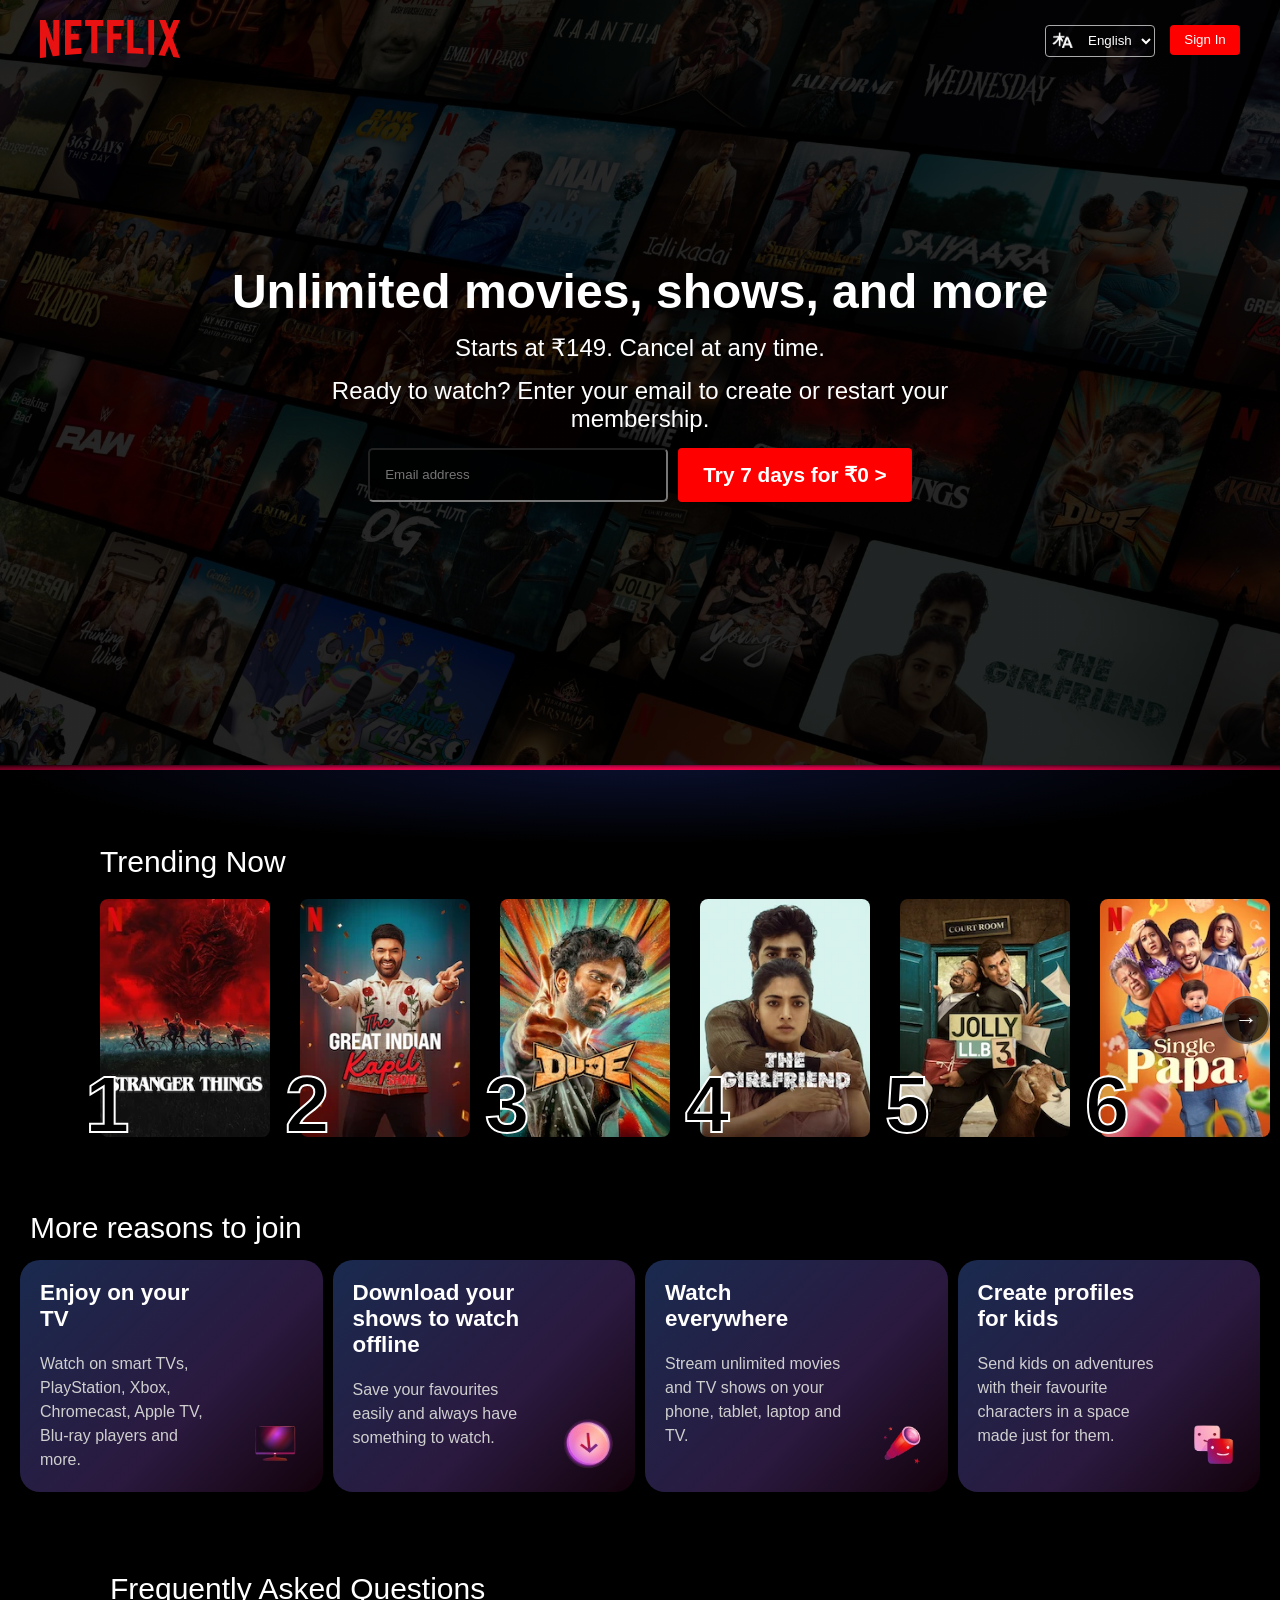
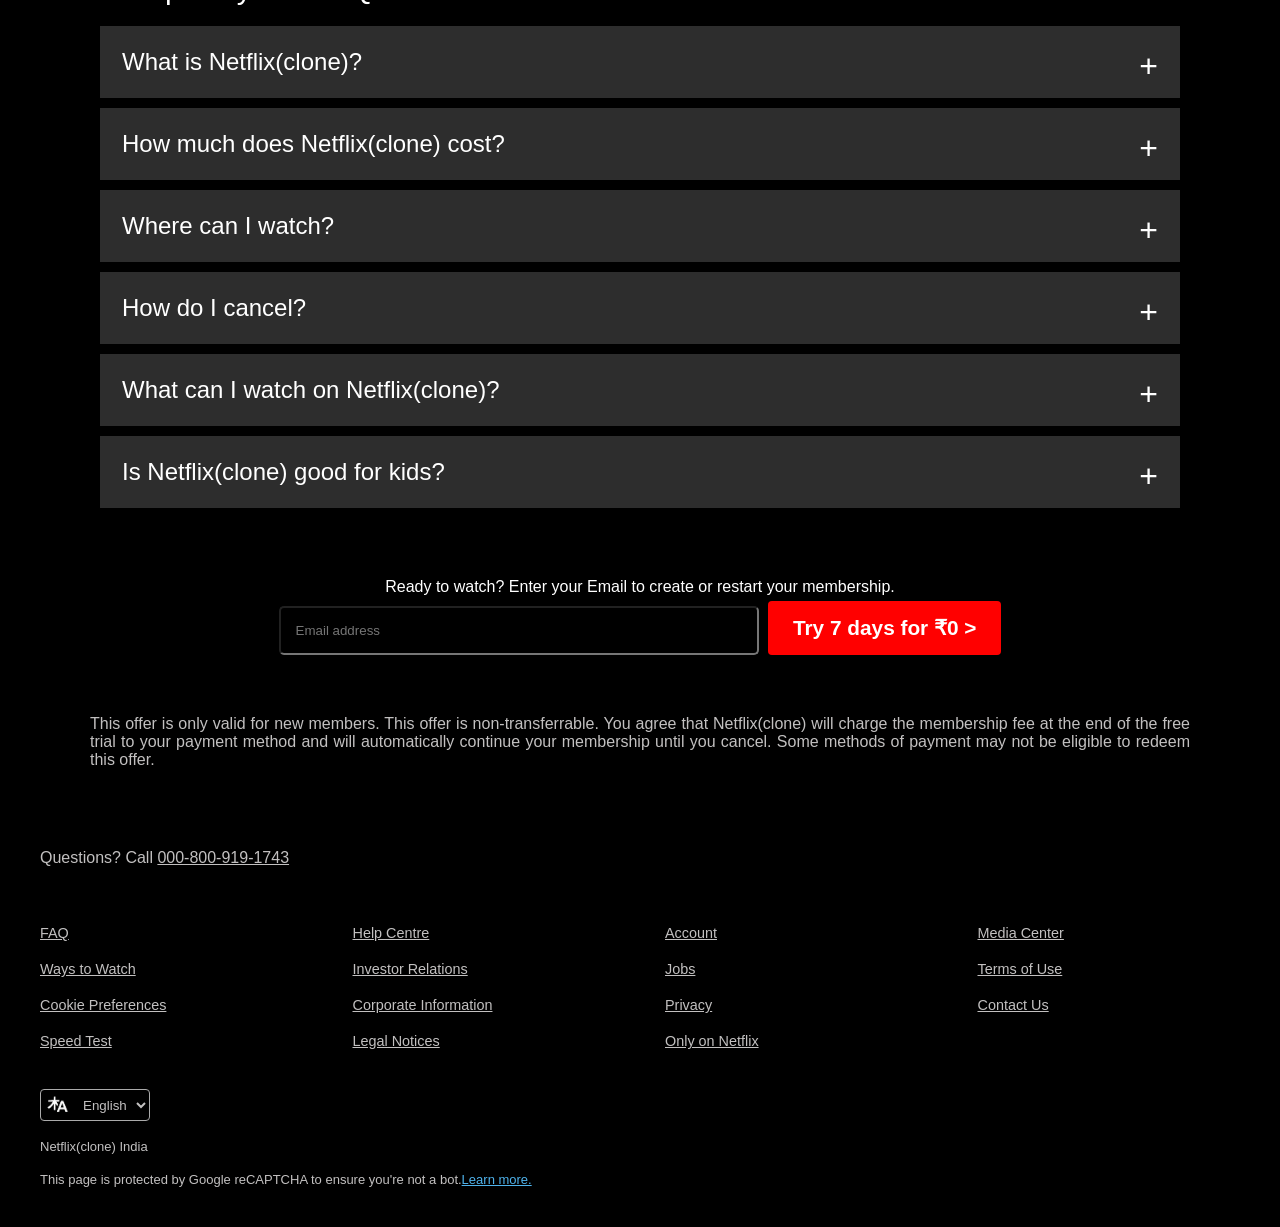
<file: index.html>
<!DOCTYPE html>
<html lang="en">
  <head>
    <meta charset="UTF-8" />
    <meta name="viewport" content="width=device-width, initial-scale=1.0" />
    <title>Netflix Clone</title>
    <link rel="stylesheet" href="./style.css" />
  </head>

  <body>
    <!-- HEADER -->
    <header>
      <div class="logo">
        <img src="logo.svg" />
      </div>
      <div class="header-right">
        <div class="trans-btn">
          <img src="./translate.png" />
          <select style="border: 0px">
            <option>English</option>
            <option>हिन्दी</option>
          </select>
        </div>
        <a href="#"><button class="btn">Sign In</button></a
        >
      </div>
    </header>

    <!-- HERO -->
    <section class="hero">
      <div class="hero-content">
        <h1>Unlimited movies, shows, and more</h1>
        <p>Starts at ₹149. Cancel at any time.</p>
        <p></p>
        <p>
          Ready to watch? Enter your email to create or restart your membership.
        </p>
        <div class="email-box">
          <input type="email" placeholder="Email address" />
          <button class="GS" style = "font-weight: bold; font-size: 1.3rem;">Try 7 days for ₹0 ></button>
        </div>
      </div>

      <!--Curve-container-->
      <div class="curve"></div>
    </section>

    <!--Curve-container-->
    <section class="curve"></section>

    <!-- TOP 10 -->
    <section class="section">
      <p class="TN">Trending Now</p>
      <div class="top10">
        <div class="top10-item"><span>1</span><a href="./ST-5.mp4"><img src="./img1.webp" /></a></div>
        <div class="top10-item"><span>2</span><a href="./TGIKSS.mp4"><img src="./img2.webp" /></a></div>
        <div class="top10-item"><span>3</span><a href="./Dude.mp4"><img src="./img3.webp" /></a></div>
        <div class="top10-item"><span>4</span><a href="./TheGirlfriend.mp4"><img src="./img4.webp" /></a></div>
        <div class="top10-item"><span>5</span><a href="./Jollyllb.mp4"><img src="./img5.webp" /></a></div>
        <div class="top10-item"><span>6</span><a href="./Singlepapa.mp4"><img src="./img6.webp" /></a></div>
        <div class="top10-item"><span>7</span><a href="./DelhiCrimes.mp4"><img src="./img7.webp" /></a></div>
        <div class="top10-item"><span>8</span><a href="./EmilyinParis.mp4"><img src="./img8.webp" /></a></div>
        <div class="top10-item"><span>9</span><a href="./TheNewsreader.mp4"><img src="./img9.webp" /></a></div>
        <div class="top10-item"><span>10</span><a href="./IdliKadai.mp4"><img src="./img10.webp" /></a></div>
      </div>
    </section>

    <!--Cards-->
    <section class="reasons">
      <p class="MR">More reasons to join</p>

      <div class="cards">
        <div class="card">
          <h3>Enjoy on your TV</h3>
          <p>
            Watch on smart TVs, PlayStation, Xbox, Chromecast, Apple TV, Blu-ray
            players and more.
          </p>
          <div class="icon">
            <img src="./computer.png" />
          </div>
        </div>

        <div class="card">
          <h3>Download your shows to watch offline</h3>
          <p>Save your favourites easily and always have something to watch.</p>
          <div class="icon">
            <img src="./Dropdown.png" />
          </div>
        </div>

        <div class="card">
          <h3>Watch everywhere</h3>
          <p>
            Stream unlimited movies and TV shows on your phone, tablet, laptop
            and TV.
          </p>
          <div class="icon">
            <img src="./popper.png" />
          </div>
        </div>

        <div class="card">
          <h3>Create profiles for kids</h3>
          <p>
            Send kids on adventures with their favourite characters in a space
            made just for them.
          </p>
          <div class="icon">
            <img src="./switch.png" />
          </div>
        </div>
      </div>
    </section>

    <!-- FAQ -->
    <p class="HF">Frequently Asked Questions</p>

    <div class="faq">
      <details>
        <summary>What is Netflix(clone)?</summary>
        <div class="answer">
          Netflix(clone) is a streaming service that offers a wide variety of
          award-winning TV shows, movies, anime, documentaries and more - on
          thousands of internet-connected devices.<br /><br />
          You can watch as much as you want, whenever you want, without a single
          ad - all for one low monthly price. There's always something new to
          discover, and new TV shows and movies are added every week!
        </div>
      </details>

      <details>
        <summary>How much does Netflix(clone) cost?</summary>
        <div class="answer">
          Watch Netflix(clone) on your smartphone, tablet, Smart TV, laptop, or
          streaming device, all for one fixed monthly fee. Plans range from ₹149
          to ₹649/month.
        </div>
      </details>

      <details>
        <summary>Where can I watch?</summary>
        <div class="answer">
          Watch anywhere, anytime. Sign in with your Netflix(clone) account to watch
          instantly on the web at Netflix(clone).com from your personal computer or on
          any internet-connected device that offers the Netflix(clone) app, including
          smart TVs, smartphones, tablets, streaming media players and game
          consoles.<br /><br />
          You can also download your favourite shows with the iOS or Android
          app. Use downloads to watch while you're on the go and without an
          internet connection. Take Netflix(clone) with you anywhere
        </div>
      </details>

      <details>
        <summary>How do I cancel?</summary>
        <div class="answer">
          Netflix(clone) is flexible. You can easily cancel your account online in two
          clicks. There are no cancellation fees - start or stop your account
          anytime
        </div>
      </details>

      <details>
        <summary>What can I watch on Netflix(clone)?</summary>
        <div class="answer">
          Netflix(clone) has an extensive library of feature films, documentaries,
          shows, anime, award-winning Netflix(clone) originals, and more. Watch as much
          as you want, anytime you want.
        </div>
      </details>

      <details>
        <summary>Is Netflix(clone) good for kids?</summary>
        <div class="answer">
          The Netflix(clone) Kids experience is included in your membership to give
          parents control while kids enjoy family-friendly TV shows and films in
          their own space.<br /><br />
          Kids profiles come with PIN-protected parental controls that let you
          restrict the maturity rating of content kids can watch and block
          specific titles you don't want kids to see.
        </div>
      </details>
    </div>

    <p class="ready">
      Ready to watch? Enter your Email to create or restart your membership.
    </p>
    <div class="again">
      <input class="em-btn" type="email" placeholder="Email address" required />
      <button class="GS-btn">Try 7 days for ₹0 ></button>

      <p class ="call" style="text-align: justify; margin: 0px 50px;">This offer is only valid for new members. This offer is non-transferrable. You agree that Netflix(clone) will charge the membership fee at the end of the free trial to your payment method and will automatically continue your membership until you cancel. Some methods of payment may not be eligible to redeem this offer.</p>
    </div>

    <!-- FOOTER -->
    <p class="call">
      Questions? Call <a href="#" class="phn">000-800-919-1743</a>
    </p>
    <br />
    <footer>
      <div class="footer-1">
        <a href="#">FAQ</a>
        <a href="#">Ways to Watch</a>
        <a href="#">Cookie Preferences</a>
        <a href="#">Speed Test</a>
      </div>
      <div class="footer-2">
        <a href="#">Help Centre</a>
        <a href="#"
          >Investor Relations</a
        >
        <a href="#"
          >Corporate Information</a
        >
        <a href="#">Legal Notices</a>
      </div>
      <div class="footer-3">
        <a
          href="#">Account</a
        >
        <a href="#">Jobs</a>
        <a href="#">Privacy</a>
        <a href="#"
          >Only on Netflix</a
        >
      </div>
      <div class="footer-4">
        <a href="#">Media Center</a>
        <a href="#">Terms of Use</a>
        <a href="#">Contact Us</a>
      </div>
    </footer>
    <div class="foot-para" style="padding: 40px; color: #c2c0c0">
      <div class="trans-btn">
        <img src="./translate.png" />
        <select style="border: 0px">
          <option>English</option>
          <option>हिन्दी</option>
        </select>
      </div>
      <br />
      <p>Netflix(clone) India</p>
      <br />
      <p class="learn-more">
        This page is protected by Google reCAPTCHA to ensure you're not a bot.<a
          href="#"
          >Learn more.</a
        >
      </p>
    </div>
    <script src="./script.js"></script>
  </body>
</html>
</file>
<file: style.css>
* {
  margin: 0;
  padding: 0;
  box-sizing: border-box;
  font-family: Arial, Helvetica, sans-serif;
}
body {
  background: black;
  color: white;
}

/* -------- HEADER -------- */
header {
  display: flex;
  justify-content: space-between;
  align-items: center;
  padding: 20px 40px;
  position: absolute;
  width: 100%;
  z-index: 10;
}
.logo {
  width: 140px;
}
header img {
  width: 100%;
}
.header-right {
  display: flex;
  gap: 15px;
}
select,.trans-btn {
  height: 32px;
  width: 110px;
  display: flex;
  align-items: center;
  gap: 6px;
  padding: 4px 0px;
  border: 1px solid #aaa;
  border-radius: 4px;
}
.trans-btn select {
  border: none;
  outline: none;
  background: transparent;
  color: inherit;
}
.trans-btn img {
  background: transparent;
  height: 30px;
  width: 40px;
}
.btn {
  width: 100px;
  text-align: center;
  background: rgba(0, 0, 0, 0.5);
  color: white;
  border: 1px solid rgb(169, 164, 164);
  border-radius: 4px;
  height: 30px;
}
option {
  background-color: #ffffff;
  color: #000000;
}
.btn {
  background: #ff0000;
  border: none;
  cursor: pointer;
  width: 70px;
  justify-content: center;
}
.btn:hover {
  background-color: #ba0505;
}

/* -------- HERO SECTION -------- */
.hero {
  height: 85vh;
  background: linear-gradient(to top, rgba(0, 0, 0, 0.8), rgba(0, 0, 0, 0.8)),
    url("./background.jpg");
  background-size: cover;
  background-position: center;
  display: flex;
  align-items: center;
  justify-content: center;
  text-align: center;
  padding: 20px;
}
.hero-content h1 {
  font-size: 3rem;
  font-weight: bold;
  margin-bottom: 15px;
}
.hero-content p {
  margin: auto;
  margin-bottom: 15px;
  font-size: x-large;
  max-width: 700px;
}
.email-box {
  display: flex;
  gap: 10px;
  justify-content: center;
}
.email-box input {
  padding: 15px;
  width: 300px;
  max-width: 100%;
  border-radius: 5px;
  background-color: rgba(0, 0, 0, 0.8);
  color: #ffffff;
}
.email-box button {
  padding: 15px 25px;
  background: red;
  border: none;
  color: white;
  font-size: 1rem;
  cursor: pointer;
  border-radius: 4px;
}
.GS:hover {
  background-color: #ba0505;
}
/* ----------Curve----------*/
.curve {
  position: relative; /* Changed from relative */
  height: 80px;
  background: radial-gradient(ellipse at top, #0a0f2c 0%, #000 70%);
  overflow: hidden;
}
.curve::before {
  position: absolute;
  background: radial-gradient(
    ellipse at bottom,
    rgba(255, 0, 76, 1) 0%,
    rgba(255, 0, 76, 0.8) 40%,
    rgba(255, 0, 76, 0.1) 100%
  );
  height: 5px;
  content: "";
  top: 0px;
  left: 0;
  right: 0;
}

/* -------- TOP 10 -------- */
.TN {
  font-size: 30px;
  padding: 0px 100px 10px 100px;
}
.top10 {
  padding: 10px 100px 10px 100px;
  display: grid;
  grid-auto-flow: column;
  grid-auto-columns: 170px;
  overflow-x: scroll;
  gap: 30px;
}
.top10-item {
  position: relative;
}
.top10-item:hover {
  transform: scale(1.09);
  transition: transform 0.2s ease;
}
.top10-item span {
  position: absolute;
  left: -15px;
  bottom: -10px;
  font-size: 5rem;
  font-weight: bold;
  color: black;
  -webkit-text-stroke: 2px #ffffff;
}
.top10::-webkit-scrollbar {
  display: none;
}
.top10-item img {
  width: 100%;
  border-radius: 8px;
}

/*-------Cards-------*/
/* SECTION */
.MR {
  font-size: 30px;
  padding-bottom: 15px;
  padding-left: 10px;
}

.reasons {
  max-width: 1400px;
  margin: 60px auto;
  padding: 0 20px;
}
.reasons h2 {
  font-size: 2rem;
  margin-bottom: 30px;
}

/* GRID */
.cards {
  display: grid;
  grid-template-columns: repeat(4, 1fr);
  gap: 10px;
  margin: auto;
  max-width: 85rem;
}

/* CARD */
.card {
  position: relative;
  padding: 20px;
  border-radius: 20px;
  min-height: 220px;
  display: flex;
  flex-direction: column;
  justify-content: flex-start;
  background: linear-gradient(135deg, #1a2a4f, #2b193f 60%, #12010a);
}
.card h3 {
  font-size: 1.4rem;
  margin-bottom: 20px;
  padding-right: 80px;
}
.card p {
  color: #cfcfcf;
  line-height: 1.5;
  padding-right: 80px;
}
.icon {
  position: absolute;
  right: 18px;
  bottom: 18px;
  display: flex;
  align-items: center;
  justify-content: center;
}
.icon img{
  width: 60px;
  height: 60px;
  object-fit: contain;
}

/* -------- FAQ -------- */
.HF {
  font-size: 30px;
  padding: 20px 100px 0px 100px;
  margin: 10px;
}
.faq {
  padding: 10px 100px 10px 100px;
  width: 100%;
  margin: auto;
}
details {
  background: #2d2d2d;
  margin-bottom: 10px;
}
summary {
  padding: 22px;
  font-size: 1.5rem;
  cursor: pointer;
  position: relative;
  list-style: none;
}
summary::after {
  content: "+";
  position: absolute;
  right: 22px;
  font-size: 2rem;
}
details[open] summary::after {
  transition-duration: 1s;
  transform: rotate(45deg);
  content: "+";
}
.answer {
  border-top: 2px solid #000000;
  padding: 22px;
  font-size: 1.5rem;
}
/* --------AGAIN---------- */
.again {
  text-align: center;
  align-content: center;
}
.ready {
  margin-top: 50px;
  text-align: center;
}
.em-btn {
  margin-top: 10px;
  padding: 15px;
  width: 480px;
  max-width: 100%;
  border: 1px soldid lightgray;
  border-radius: 5px;
  background-color: rgba(0, 0, 0, 0.5);
  color: #ffffff;
}
.GS-btn{
  margin-left: 5px;
  margin-bottom: 20px;
  padding: 15px 25px;
  background: red;
  border: none;
  color: white;
  font-size: 1.3rem;
  cursor: pointer;
  border-radius: 4px;
  font-weight: bolder;
}
.GS-btn:hover {
  background-color: #ba0505;
}
/* -------- FOOTER -------- */
.call {
  font-size: medium;
  color: #c2c0c0;
  padding: 40px;
}
.phn {
  font-size: medium;
  text-decoration: underline;
  cursor: pointer;
  color: #c2c0c0;
}
footer {
  padding: 0px 40px;
  color: #c2c0c0;
  display: grid;
  grid-template-columns: repeat(4, 1fr);
  gap: 50px;
}
.footer-1,
.footer-2,
.footer-3,
.footer-4 {
  display: flex;
  flex-direction: column;
  gap: 20px;
}
footer a {
  color: #c2c0c0;
  font-size: 0.9rem;
  text-decoration: underline;
}
.foot-para p {
  font-size: small;
}
.foot-para a {
  color: rgb(79, 179, 236);
  cursor: pointer;
}
/* -------- RESPONSIVE -------- */
@media (max-width: 1024px) {
  .cards {
    grid-template-columns: repeat(1, 1fr);
  }
  footer {
    grid-template-columns: repeat(2, 1fr);
    gap: 25px;
    padding: 20px;
  }
  summary{
    font-size: 1.2rem;
  }
  .answer {
  font-size: 1.2rem;
  }
}
@media (max-width: 768px) {
  header {
    padding: 15px 20px;
  }
  .logo img{
    width:110px;
}
  .hero-content h1{
    font-size:1.8rem;
    line-height:1.2;
}
  .hero-content p{
    font-size:1rem;
    line-height:1.5;
    padding:0 10px;
}
  .hero-content{
    padding:20px;
    text-align:center;
}
.hero{
    min-height:75vh;
    height:auto;
    padding:110px 20px 60px;
}
  .card {
    min-height: 180px;
  }
  .footer-1,
  .footer-2,
  .footer-3,
  .footer-4 {
    gap: 20px;
  }
  footer .trans-btn {
    justify-self: flex-start;
  }
  footer{
    grid-template-columns:1fr;
    row-gap:20px;
}
  .again input{
    width:90%;
    max-width:420px;
}
  .email-box{
    display:flex;
    flex-direction:column;
    align-items:center;
    gap:15px;
    width:100%;
}
.signin-btn{
    padding:8px 15px;
    font-size:14px;
}
.trans-btn{
    padding:8px 12px;
}
.email-box input{
    width:90%;
    max-width:420px;
    height:55px;
}

.email-box button{
    width:90%;
    max-width:420px;
    height:55px;
}
  .TN {
    font-size: 28px;
    padding:0 20px 10px;
  }
  .ready {
    padding-left:0 20px;
    text-align: center;
    max-width: 760px;
  }
  .em-btn {
    margin: 10px 20px;
    padding: 15px;
    max-width: 22.5rem;
  }
  .GS-btn {
    margin: 0;
  }
  .cards {
    height: auto;
    gap: 20px;
    margin-top: 20px;
  }
  .HF {
    font-size: 2rem;
    white-space: normal;
    padding: 20px;
    padding-left: 0px;
    text-align: center;
  }
  .faq {
    padding: 10px 20px;
    width: 100%;
  }
  details{
    width:100%;
}
.top10-items{
    overflow-x:auto;
    scroll-snap-type:x mandatory;
    gap:18px;
}
  .top10-items span {
    -webkit-text-stroke: 1px #ffffff;
  }
  .top10{
    padding: 10px 20px;
    grid-auto-columns: 140px;
  }
  .reasons{
    margin:30px auto;
}
.icon{
    right:15px;
    bottom:15px;
}

.icon img{
    width:50px;
    height:50px;
}
}
@media(max-width:480px){
  .hero-content h1{
    font-size:1.6rem;
}

.hero-content p{
    font-size:.95rem;
}

.logo img{
    width:90px;
}

summary{
    font-size:1rem;
}

.answer{
    font-size:.95rem;
}

.TN{
    font-size:24px;
}

.HF{
    font-size:1.8rem;
}
}
</file>
